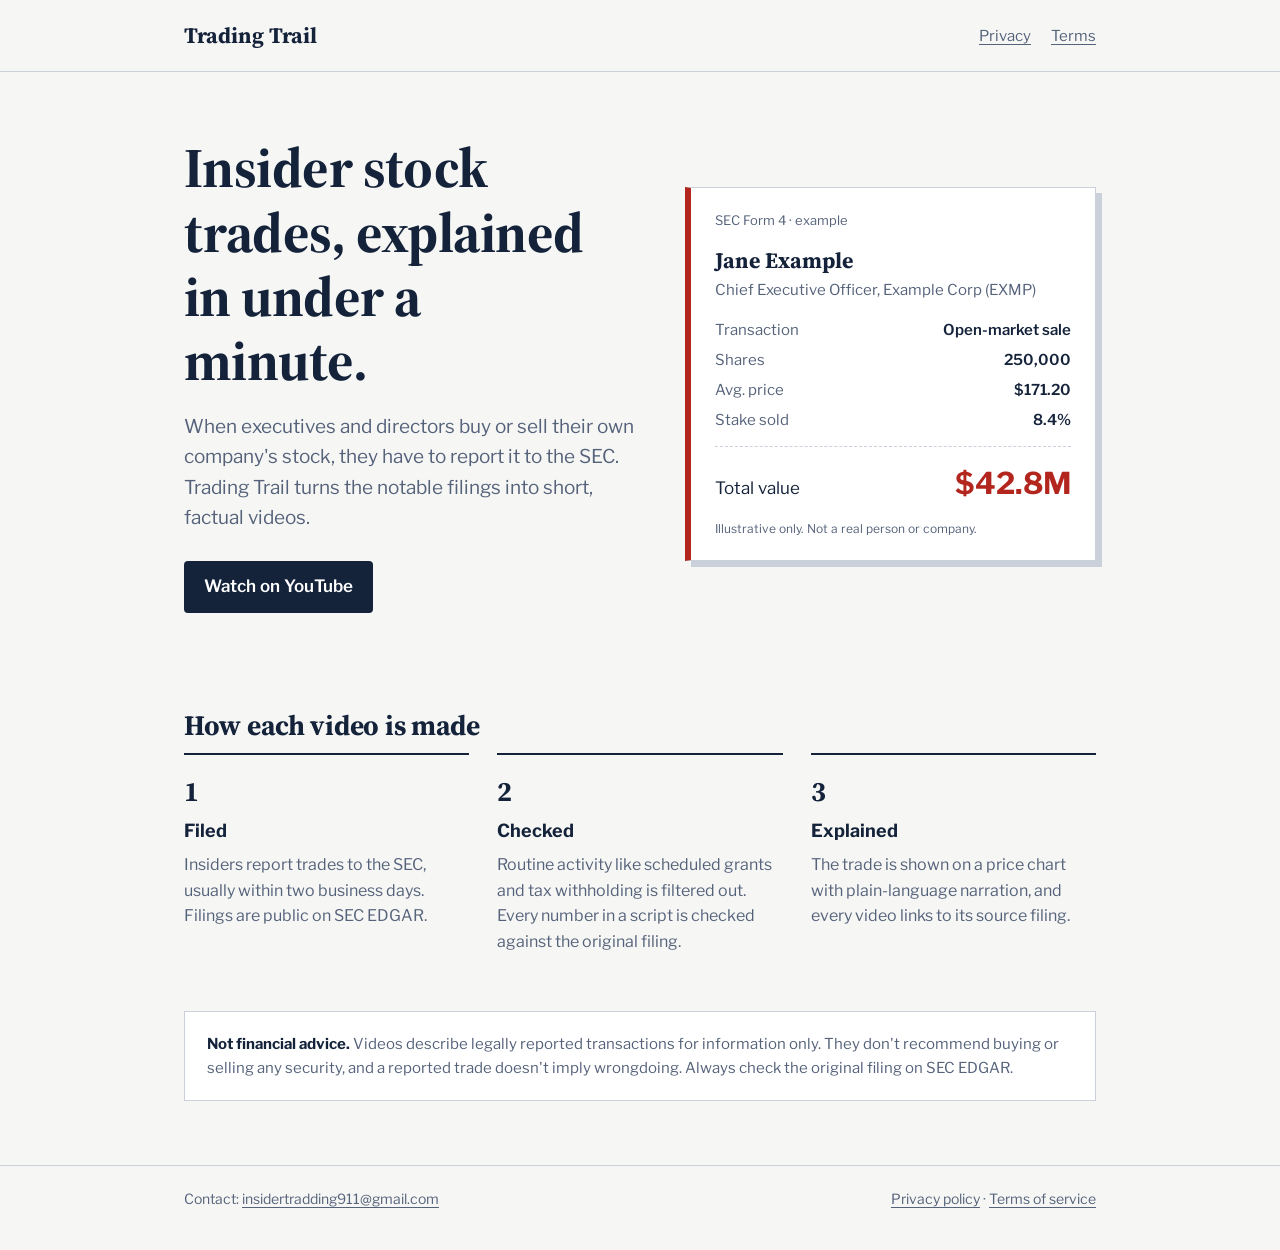
<file: index.html>
<!doctype html>
<html lang="en">
<head>
<meta charset="utf-8">
<meta name="viewport" content="width=device-width, initial-scale=1">
<title>Trading Trail — insider stock trades, explained</title>
<meta name="description" content="Short, factual videos about stock trades that company insiders report to the SEC.">
<link rel="preconnect" href="https://fonts.googleapis.com">
<link rel="preconnect" href="https://fonts.gstatic.com" crossorigin>
<link href="https://fonts.googleapis.com/css2?family=Libre+Franklin:wght@400;600&family=Source+Serif+4:opsz,wght@8..60,700&display=swap" rel="stylesheet">
<link rel="stylesheet" href="style.css">
</head>
<body>
<header class="site"><div class="wrap">
  <a class="brand" href="./">Trading Trail</a>
  <nav><a href="privacy.html">Privacy</a><a href="terms.html">Terms</a></nav>
</div></header>

<main class="wrap">
  <section class="hero">
    <div>
      <h1>Insider stock trades, explained in under a minute.</h1>
      <p class="lede">When executives and directors buy or sell their own company's stock, they have to report it to the SEC. Trading Trail turns the notable filings into short, factual videos.</p>
      <a class="btn" href="https://www.youtube.com/@insidertradding911">Watch on YouTube</a>
    </div>
    <aside class="slip" aria-label="Example of a reported trade">
      <p class="form">SEC Form 4 · example</p>
      <p class="who">Jane Example</p>
      <p class="role">Chief Executive Officer, Example Corp (EXMP)</p>
      <dl>
        <dt>Transaction</dt><dd>Open-market sale</dd>
        <dt>Shares</dt><dd>250,000</dd>
        <dt>Avg. price</dt><dd>$171.20</dd>
        <dt>Stake sold</dt><dd>8.4%</dd>
      </dl>
      <div class="total"><span>Total value</span><strong>$42.8M</strong></div>
      <p class="note">Illustrative only. Not a real person or company.</p>
    </aside>
  </section>

  <h2>How each video is made</h2>
  <ol class="steps">
    <li><h3>Filed</h3><p>Insiders report trades to the SEC, usually within two business days. Filings are public on SEC EDGAR.</p></li>
    <li><h3>Checked</h3><p>Routine activity like scheduled grants and tax withholding is filtered out. Every number in a script is checked against the original filing.</p></li>
    <li><h3>Explained</h3><p>The trade is shown on a price chart with plain-language narration, and every video links to its source filing.</p></li>
  </ol>

  <div class="notice">
    <strong>Not financial advice.</strong> Videos describe legally reported transactions for information only. They don't recommend buying or selling any security, and a reported trade doesn't imply wrongdoing. Always check the original filing on SEC EDGAR.
  </div>
</main>

<footer class="site"><div class="wrap">
  <span>Contact: <a href="mailto:insidertradding911@gmail.com">insidertradding911@gmail.com</a></span>
  <span><a href="privacy.html">Privacy policy</a> · <a href="terms.html">Terms of service</a></span>
</div></footer>
</body>
</html>
</file>
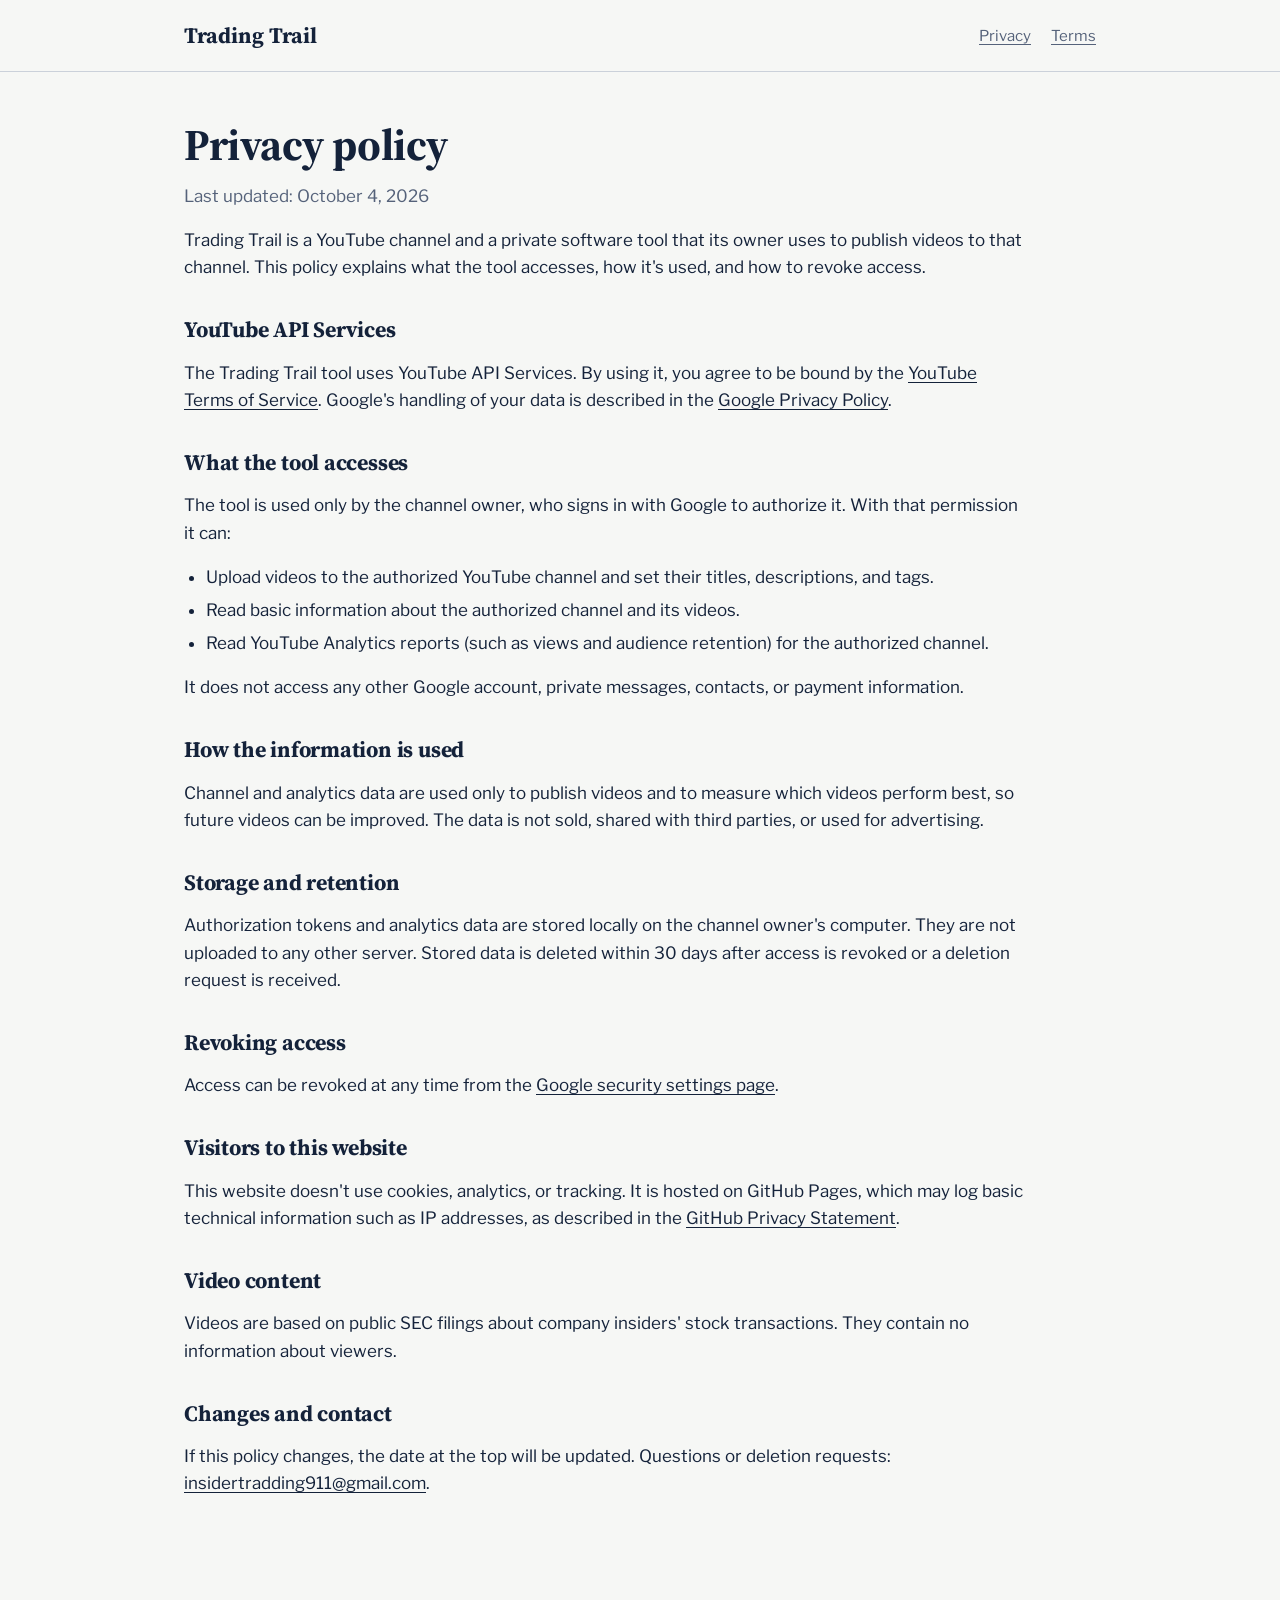
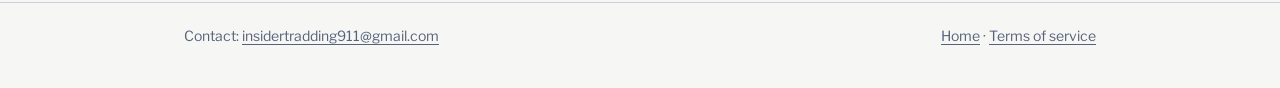
<file: privacy.html>
<!doctype html>
<html lang="en">
<head>
<meta charset="utf-8">
<meta name="viewport" content="width=device-width, initial-scale=1">
<title>Privacy policy — Trading Trail</title>
<link rel="preconnect" href="https://fonts.googleapis.com">
<link rel="preconnect" href="https://fonts.gstatic.com" crossorigin>
<link href="https://fonts.googleapis.com/css2?family=Libre+Franklin:wght@400;600&family=Source+Serif+4:opsz,wght@8..60,700&display=swap" rel="stylesheet">
<link rel="stylesheet" href="style.css">
</head>
<body>
<header class="site"><div class="wrap">
  <a class="brand" href="./">Trading Trail</a>
  <nav><a href="privacy.html" aria-current="page">Privacy</a><a href="terms.html">Terms</a></nav>
</div></header>

<main class="wrap"><article class="doc">
  <h1>Privacy policy</h1>
  <p class="updated">Last updated: October 4, 2026</p>

  <p>Trading Trail is a YouTube channel and a private software tool that its owner uses to publish videos to that channel. This policy explains what the tool accesses, how it's used, and how to revoke access.</p>

  <h2>YouTube API Services</h2>
  <p>The Trading Trail tool uses YouTube API Services. By using it, you agree to be bound by the <a href="https://www.youtube.com/t/terms">YouTube Terms of Service</a>. Google's handling of your data is described in the <a href="https://policies.google.com/privacy">Google Privacy Policy</a>.</p>

  <h2>What the tool accesses</h2>
  <p>The tool is used only by the channel owner, who signs in with Google to authorize it. With that permission it can:</p>
  <ul>
    <li>Upload videos to the authorized YouTube channel and set their titles, descriptions, and tags.</li>
    <li>Read basic information about the authorized channel and its videos.</li>
    <li>Read YouTube Analytics reports (such as views and audience retention) for the authorized channel.</li>
  </ul>
  <p>It does not access any other Google account, private messages, contacts, or payment information.</p>

  <h2>How the information is used</h2>
  <p>Channel and analytics data are used only to publish videos and to measure which videos perform best, so future videos can be improved. The data is not sold, shared with third parties, or used for advertising.</p>

  <h2>Storage and retention</h2>
  <p>Authorization tokens and analytics data are stored locally on the channel owner's computer. They are not uploaded to any other server. Stored data is deleted within 30 days after access is revoked or a deletion request is received.</p>

  <h2>Revoking access</h2>
  <p>Access can be revoked at any time from the <a href="https://myaccount.google.com/permissions">Google security settings page</a>.</p>

  <h2>Visitors to this website</h2>
  <p>This website doesn't use cookies, analytics, or tracking. It is hosted on GitHub Pages, which may log basic technical information such as IP addresses, as described in the <a href="https://docs.github.com/en/site-policy/privacy-policies/github-general-privacy-statement">GitHub Privacy Statement</a>.</p>

  <h2>Video content</h2>
  <p>Videos are based on public SEC filings about company insiders' stock transactions. They contain no information about viewers.</p>

  <h2>Changes and contact</h2>
  <p>If this policy changes, the date at the top will be updated. Questions or deletion requests: <a href="mailto:insidertradding911@gmail.com">insidertradding911@gmail.com</a>.</p>
</article></main>

<footer class="site"><div class="wrap">
  <span>Contact: <a href="mailto:insidertradding911@gmail.com">insidertradding911@gmail.com</a></span>
  <span><a href="./">Home</a> · <a href="terms.html">Terms of service</a></span>
</div></footer>
</body>
</html>
</file>
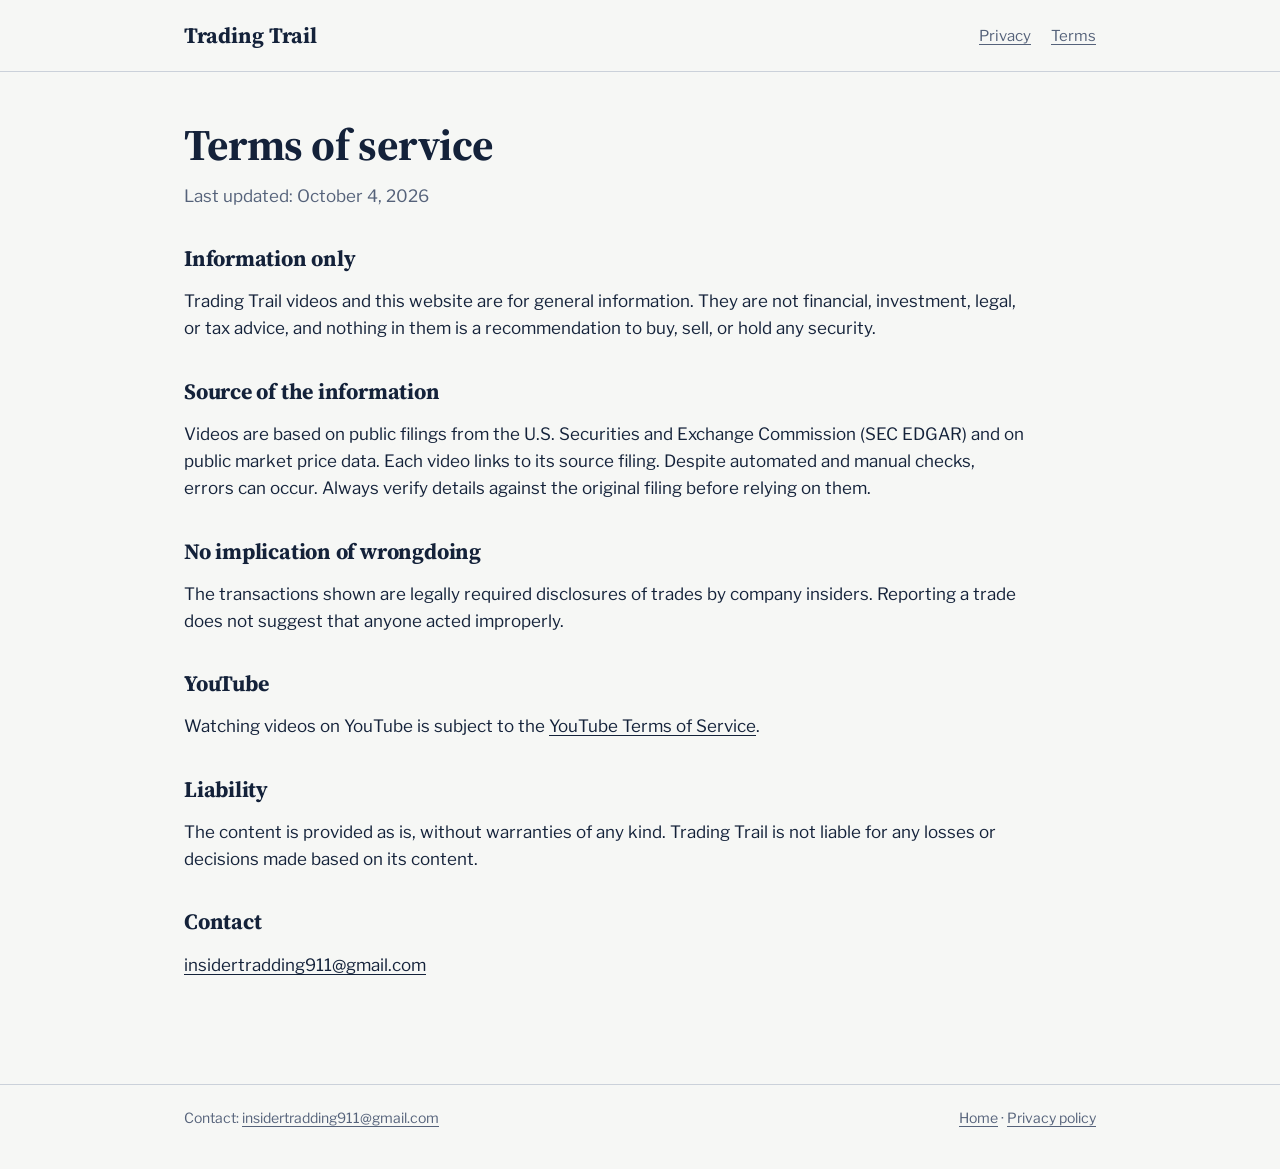
<file: terms.html>
<!doctype html>
<html lang="en">
<head>
<meta charset="utf-8">
<meta name="viewport" content="width=device-width, initial-scale=1">
<title>Terms of service — Trading Trail</title>
<link rel="preconnect" href="https://fonts.googleapis.com">
<link rel="preconnect" href="https://fonts.gstatic.com" crossorigin>
<link href="https://fonts.googleapis.com/css2?family=Libre+Franklin:wght@400;600&family=Source+Serif+4:opsz,wght@8..60,700&display=swap" rel="stylesheet">
<link rel="stylesheet" href="style.css">
</head>
<body>
<header class="site"><div class="wrap">
  <a class="brand" href="./">Trading Trail</a>
  <nav><a href="privacy.html">Privacy</a><a href="terms.html" aria-current="page">Terms</a></nav>
</div></header>

<main class="wrap"><article class="doc">
  <h1>Terms of service</h1>
  <p class="updated">Last updated: October 4, 2026</p>

  <h2>Information only</h2>
  <p>Trading Trail videos and this website are for general information. They are not financial, investment, legal, or tax advice, and nothing in them is a recommendation to buy, sell, or hold any security.</p>

  <h2>Source of the information</h2>
  <p>Videos are based on public filings from the U.S. Securities and Exchange Commission (SEC EDGAR) and on public market price data. Each video links to its source filing. Despite automated and manual checks, errors can occur. Always verify details against the original filing before relying on them.</p>

  <h2>No implication of wrongdoing</h2>
  <p>The transactions shown are legally required disclosures of trades by company insiders. Reporting a trade does not suggest that anyone acted improperly.</p>

  <h2>YouTube</h2>
  <p>Watching videos on YouTube is subject to the <a href="https://www.youtube.com/t/terms">YouTube Terms of Service</a>.</p>

  <h2>Liability</h2>
  <p>The content is provided as is, without warranties of any kind. Trading Trail is not liable for any losses or decisions made based on its content.</p>

  <h2>Contact</h2>
  <p><a href="mailto:insidertradding911@gmail.com">insidertradding911@gmail.com</a></p>
</article></main>

<footer class="site"><div class="wrap">
  <span>Contact: <a href="mailto:insidertradding911@gmail.com">insidertradding911@gmail.com</a></span>
  <span><a href="./">Home</a> · <a href="privacy.html">Privacy policy</a></span>
</div></footer>
</body>
</html>
</file>
<file: style.css>
:root{
  --paper:#F6F7F5; --ink:#14223A; --muted:#55627A; --rule:#CBD1DA;
  --buy:#1E7A4C; --sell:#B3261E; --panel:#FFFFFF;
}
*{box-sizing:border-box}
html{-webkit-text-size-adjust:100%}
body{margin:0;background:var(--paper);color:var(--ink);
  font:17px/1.6 "Libre Franklin",system-ui,-apple-system,"Segoe UI",Arial,sans-serif}
a{color:var(--ink);text-underline-offset:3px}
a:focus-visible{outline:3px solid var(--buy);outline-offset:2px;border-radius:2px}
.wrap{max-width:960px;margin:0 auto;padding:0 24px}
header.site{border-bottom:1px solid var(--rule)}
header.site .wrap{display:flex;justify-content:space-between;align-items:center;padding-top:18px;padding-bottom:18px;gap:16px;flex-wrap:wrap}
.brand{font-family:"Source Serif 4",Georgia,serif;font-weight:700;font-size:22px;text-decoration:none}
nav a{margin-left:20px;font-size:15px;color:var(--muted)}
nav a:first-child{margin-left:0}
h1,h2{font-family:"Source Serif 4",Georgia,serif;line-height:1.15;letter-spacing:-.01em}
h1{font-size:clamp(34px,6vw,56px);margin:0 0 18px;max-width:14ch}
h2{font-size:28px;margin:56px 0 12px}
.hero{display:grid;grid-template-columns:1.1fr 1fr;gap:48px;align-items:center;padding:64px 0 40px}
.lede{font-size:19px;color:var(--muted);max-width:44ch;margin:0 0 28px}
.btn{display:inline-block;background:var(--ink);color:#fff;text-decoration:none;padding:12px 20px;border-radius:4px;font-weight:600}
.btn:hover{background:#0A1526}
/* the filing slip: the one memorable element */
.slip{background:var(--panel);border:1px solid var(--rule);border-left:6px solid var(--sell);padding:22px 24px;box-shadow:6px 6px 0 var(--rule)}
.slip .form{font-size:13px;color:var(--muted);margin:0 0 12px}
.slip .who{font-family:"Source Serif 4",Georgia,serif;font-size:22px;font-weight:700;margin:0}
.slip .role{color:var(--muted);margin:0 0 16px;font-size:15px}
.slip dl{display:grid;grid-template-columns:auto 1fr;gap:6px 18px;margin:0;font-size:15px}
.slip dt{color:var(--muted)}
.slip dd{margin:0;font-variant-numeric:tabular-nums;font-weight:600;text-align:right}
.slip .total{margin-top:14px;padding-top:12px;border-top:1px dashed var(--rule);display:flex;justify-content:space-between;align-items:baseline}
.slip .total strong{font-size:30px;color:var(--sell);font-variant-numeric:tabular-nums}
.slip .note{font-size:12px;color:var(--muted);margin:12px 0 0}
ol.steps{list-style:none;padding:0;margin:0;display:grid;grid-template-columns:repeat(3,1fr);gap:28px;counter-reset:s}
ol.steps li{counter-increment:s;border-top:2px solid var(--ink);padding-top:14px}
ol.steps li::before{content:counter(s);font-family:"Source Serif 4",Georgia,serif;font-weight:700;font-size:28px;display:block;margin-bottom:4px}
ol.steps h3{margin:0 0 6px;font-size:18px}
ol.steps p{margin:0;color:var(--muted);font-size:16px}
.notice{margin:56px 0 0;padding:20px 22px;background:var(--panel);border:1px solid var(--rule);font-size:15px;color:var(--muted)}
.notice strong{color:var(--ink)}
article.doc{max-width:70ch;padding:48px 0 24px}
article.doc h1{max-width:none;font-size:clamp(32px,5vw,44px)}
article.doc h2{font-size:22px;margin:36px 0 8px}
article.doc .updated{color:var(--muted);margin-top:-6px}
article.doc ul{padding-left:22px}
article.doc li{margin-bottom:6px}
footer.site{border-top:1px solid var(--rule);margin-top:64px}
footer.site .wrap{padding-top:22px;padding-bottom:40px;font-size:14px;color:var(--muted);display:flex;justify-content:space-between;gap:16px;flex-wrap:wrap}
footer.site a{color:var(--muted)}
@media (max-width:760px){
  .hero{grid-template-columns:1fr;padding-top:40px;gap:36px}
  ol.steps{grid-template-columns:1fr}
  nav a{margin-left:14px}
}
</file>
